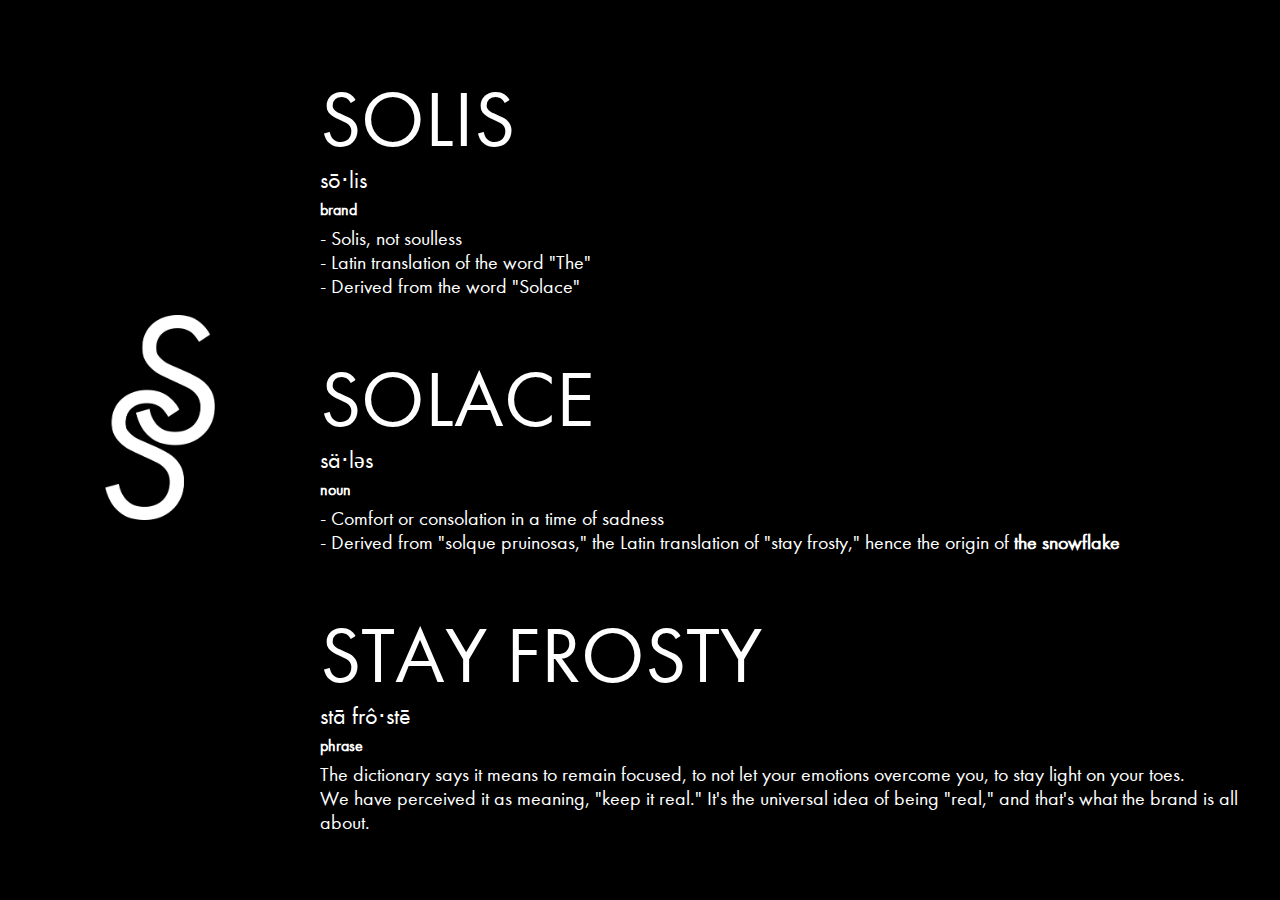
<file: pages/about.html>
<!DOCTYPE html>
<html>

    <head>
        <title>ABOUT</title>
        <meta charset="UTF-8">
        <link rel="icon" type="image/png" href="/img/favicon-32x32.png" sizes="32x32"
        <link rel="icon" type="image/png" href="/img/favicon-16x16.png" sizes="16x16" />
        <link rel="stylesheet" type="text/css" href="/style/about.css">
    </head>

    <body>
        <div class="s">
            <img src="/img/ss.png" />
        </div>
        <div class="a">
            <p class="a">SOLIS</p>
            <p class="b">sō⋅lis</p>
            <p class="c"><b>brand</b></p>
            <p class="d">- Solis, not soulless<br>
                - Latin translation of the word "The"<br>
                - Derived from the word "Solace"</p>
            <p class="a">SOLACE</p>
            <p class="b">sä⋅lәs</p>
            <p class="c"><b>noun</b></p>
            <p class="d">- Comfort or consolation in a time of sadness<br>
                - Derived from "solque pruinosas," the Latin translation of "stay frosty," hence the origin of <b>the snowflake</b></p>
            <p class="a">STAY FROSTY</p>
            <p class="b">stā frô⋅stē</p>
            <p class="c"><b>phrase</b></p>
            <p class="d">The dictionary says it means to remain focused, to not let your emotions overcome you, to stay light on your toes.<br>We have perceived it as meaning, "keep it real." It's the universal idea of being "real," and that's what the brand is all about.
        </div>
    </body>

</html>
</file>
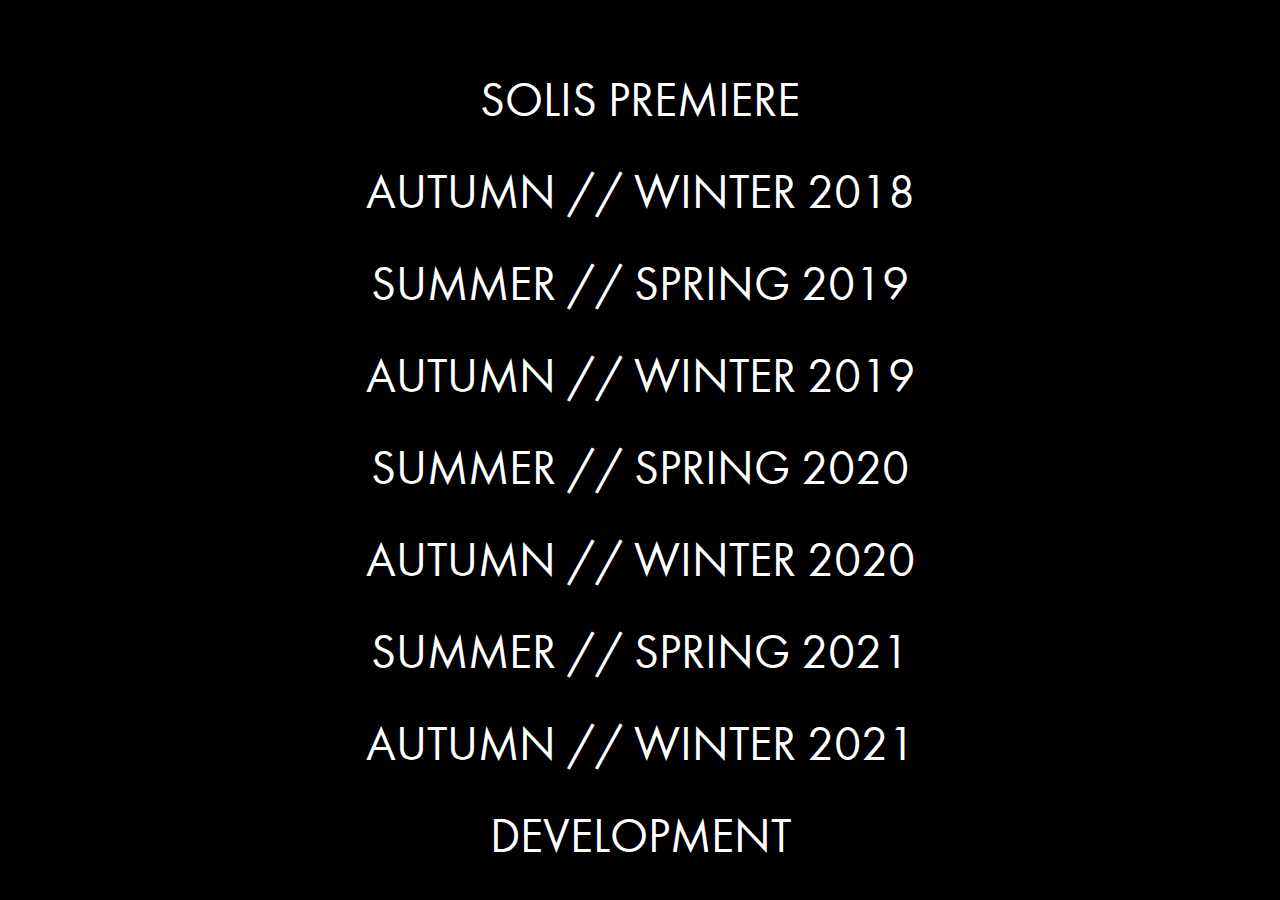
<file: pages/archive.html>
<!DOCTYPE html>
<html>
    <head>
        <title>SOLIS Archives</title>
        <link rel="stylesheet" type="text/css" href="/style/archstyle.css">
        <meta charset="UTF-8">
        <link rel="icon" type="image/png" href="/favicon-32x32.png" sizes="32x32" />
        <link rel="icon" type="image/png" href="/favicon-16x16.png" sizes="16x16" />

    </head>

    <body>
        <p><a class="ss18" href="/archives/solispremiere/">SOLIS PREMIERE</a></p>
        <p><a class="fw18" href="/archives/aw18/placeholder">AUTUMN // WINTER 2018</a></p>
        <p><a class="ss19" href="/comingsoon">SUMMER // SPRING 2019</a></p>
        <p><a class="ss19" href="/comingsoon">AUTUMN // WINTER 2019</a></p>
        <p><a class="ss20" href="/comingsoon">SUMMER // SPRING 2020</a></p>
        <p><a class="ss20" href="/comingsoon">AUTUMN // WINTER 2020</a></p>
        <p><a class="ss21" href="/comingsoon">SUMMER // SPRING 2021</a></p>
        <p><a class="ss21" href="/comingsoon">AUTUMN // WINTER 2021</a></p>
        <p><a class="ss21" href="/archives/dev/test1">DEVELOPMENT</a></p>
    </body>

</html>
</file>
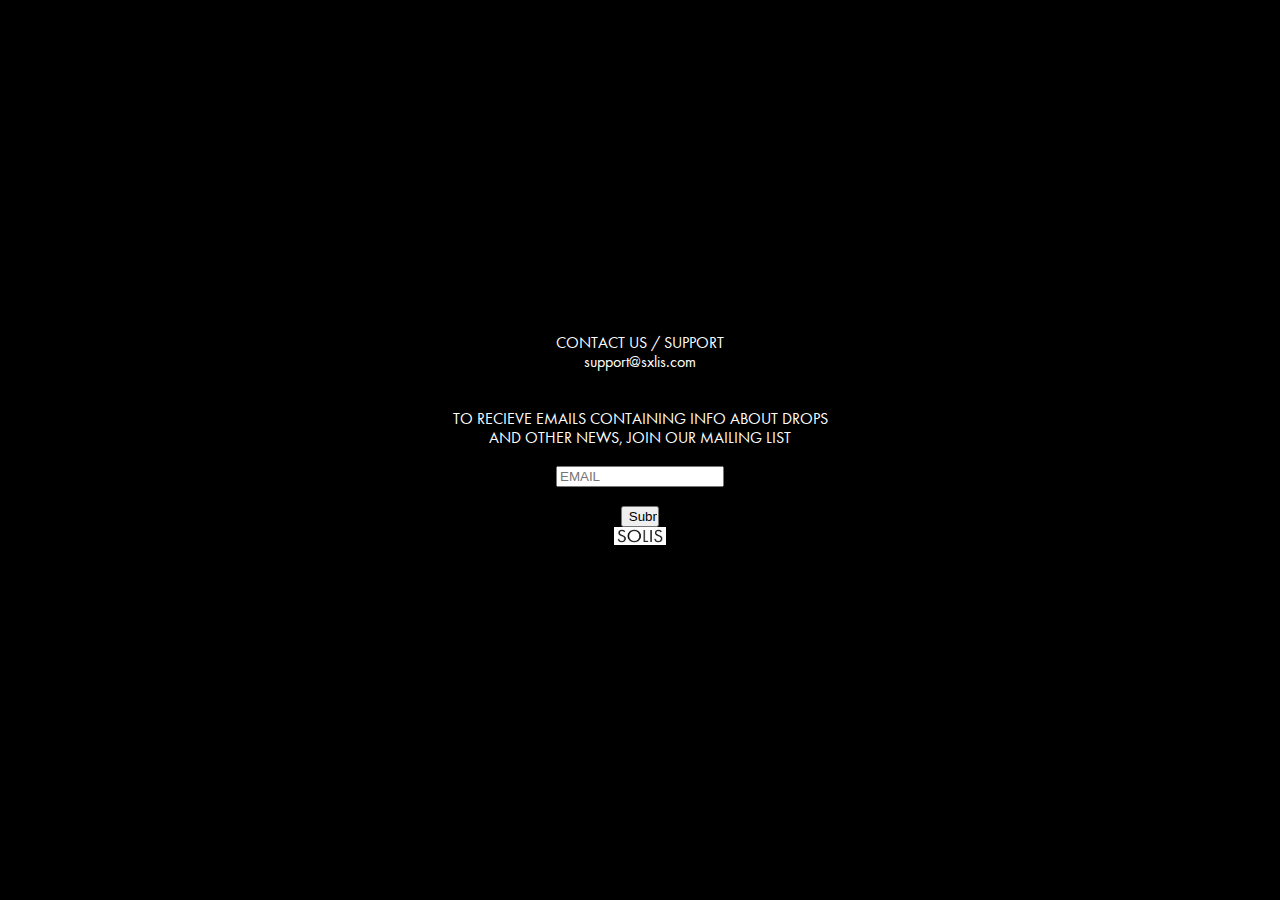
<file: pages/contact.html>
<!DOCTYPE html>
<html>

    <head>
        <title>CONTACT</title>
        <meta charset="UTF-8">
        <link rel="icon" type="image/png" href="/img/favicon-32x32.png" sizes="32x32"
        <link rel="icon" type="image/png" href="/img/favicon-16x16.png" sizes="16x16" />
        <link rel="stylesheet" type="text/css" href="/style/font.css">
        <link rel="stylesheet" type="text/css" href="/style/contact.css">
    </head>

    <body>
        <div class="w">
            <p>CONTACT US / SUPPORT</p>
            <p>support@sxlis.com</p><br><br>
            <form>
                <p>TO RECIEVE EMAILS CONTAINING INFO ABOUT DROPS<br>AND OTHER NEWS, JOIN OUR MAILING LIST</p>
                <br><input type="text" name="mailing" placeholder="EMAIL" class="mailing"><br><br>
                <input type="submit" class="submit">
            </form>

            <a href="#HOME PAGE LINK">
                <img src="/img/bowbogo.png" />
            </a>
        </div>
    </body>

</html>
</file>
<file: style/about.css>
body {
    font-family: futurapt;
    background-color: #000000;
    color: #FFFFFF;
    margin: 0;
    padding: 0;
    border-spacing: 0 0px;
}

div.s {
    width: 10%;
    margin: 35vh 0 0 7.5%;
    float: left;
    overflow: auto;
}

div.s img {
    width: 100%;
}

div.a {
    float: left;
    width: 75%;
    margin: 2vh 0 0 7.5%;
}

div.a p.a {
    margin: 6vh 0 0 0;
    font-size: 500%;
}

div.a p.b {
    margin: 0;
    font-size: 150%;
}

div.a p.c {
    margin: 125%;
    margin: .5% 0 .75% 0;
}

div.a p.d{
    margin: 0;
    font-size: 125%;
}

@font-face {
    font-family: futurapt;
    src: url(/fonts/4d6d50ec-b049-44ba-a001-e847c3e2dc79.ttf)
}
</file>
<file: style/archstyle.css>
html, body {
    font-family: futurapt;
    margin:0;
    padding:4vh 0 0 0;
    background-color: #000000;
    text-align: center;
}

p {
    padding:0;
    margin:0 0 4vh 0;
    font-size: 300%;
}

a {
    padding: 0 1vh 0 1vh;
    color: #FFFFFF;
    text-decoration: none;
}

a:hover {
    background-color: #FFFFFF;
    color: #000000;
}

@font-face {
    font-family: futurapt;
    src: url(/fonts/4d6d50ec-b049-44ba-a001-e847c3e2dc79.ttf)
}
</file>
<file: style/font.css>
@font-face {
    font-family: futurapt;
    src: url(/fonts/4d6d50ec-b049-44ba-a001-e847c3e2dc79.ttf)
}
</file>
<file: style/contact.css>
body {
    font-family: futurapt;
    background-color: #000000;
    color: #FFFFFF;
    margin: 0;
    padding: 0;
}

div.w {
    width: 100%;
    margin: 37vh 0 0 0;
    text-align: center;
}

div.w p {
    margin: 0;
}

div.w input {
    width: 12.5%
}

div.w a {
    text-decoration: none;
}

div.w form input.submit {
    width: 3%;
}

div.w a img { 
    width: 4%;
}
</file>
